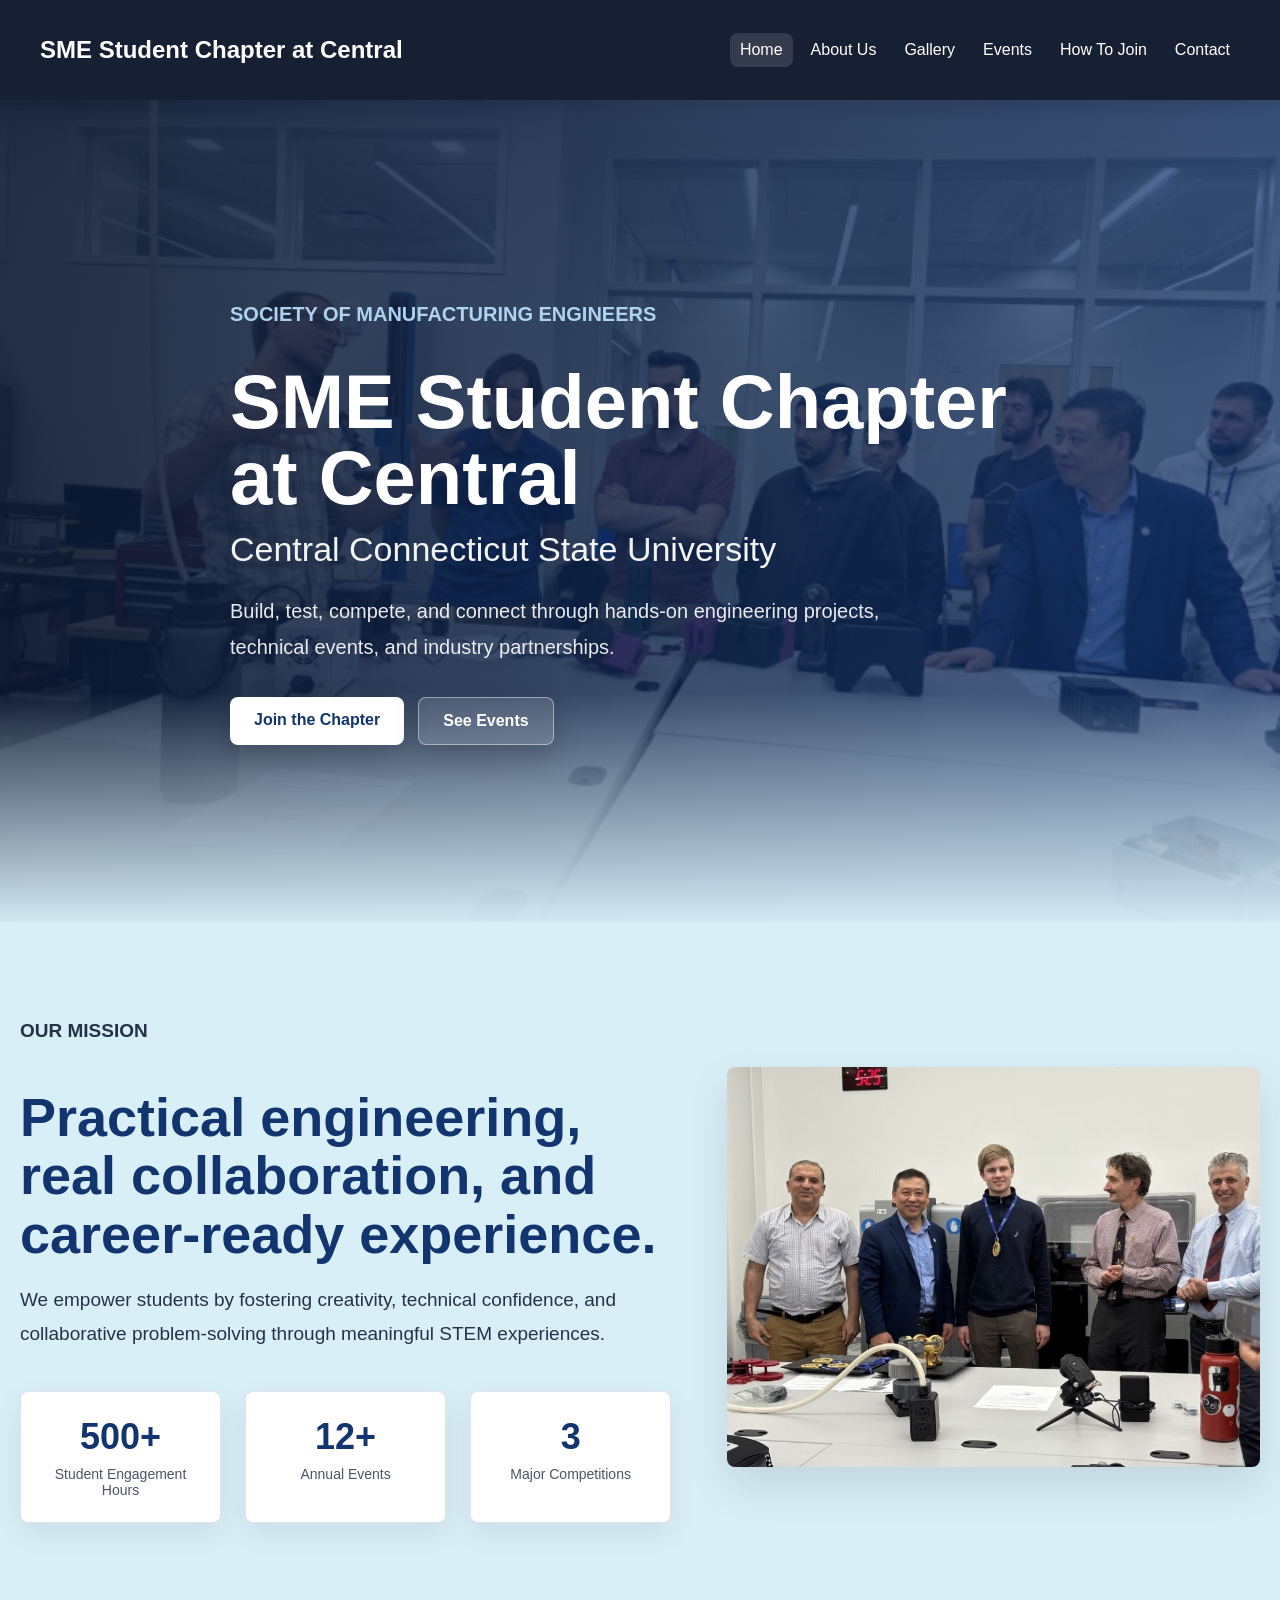
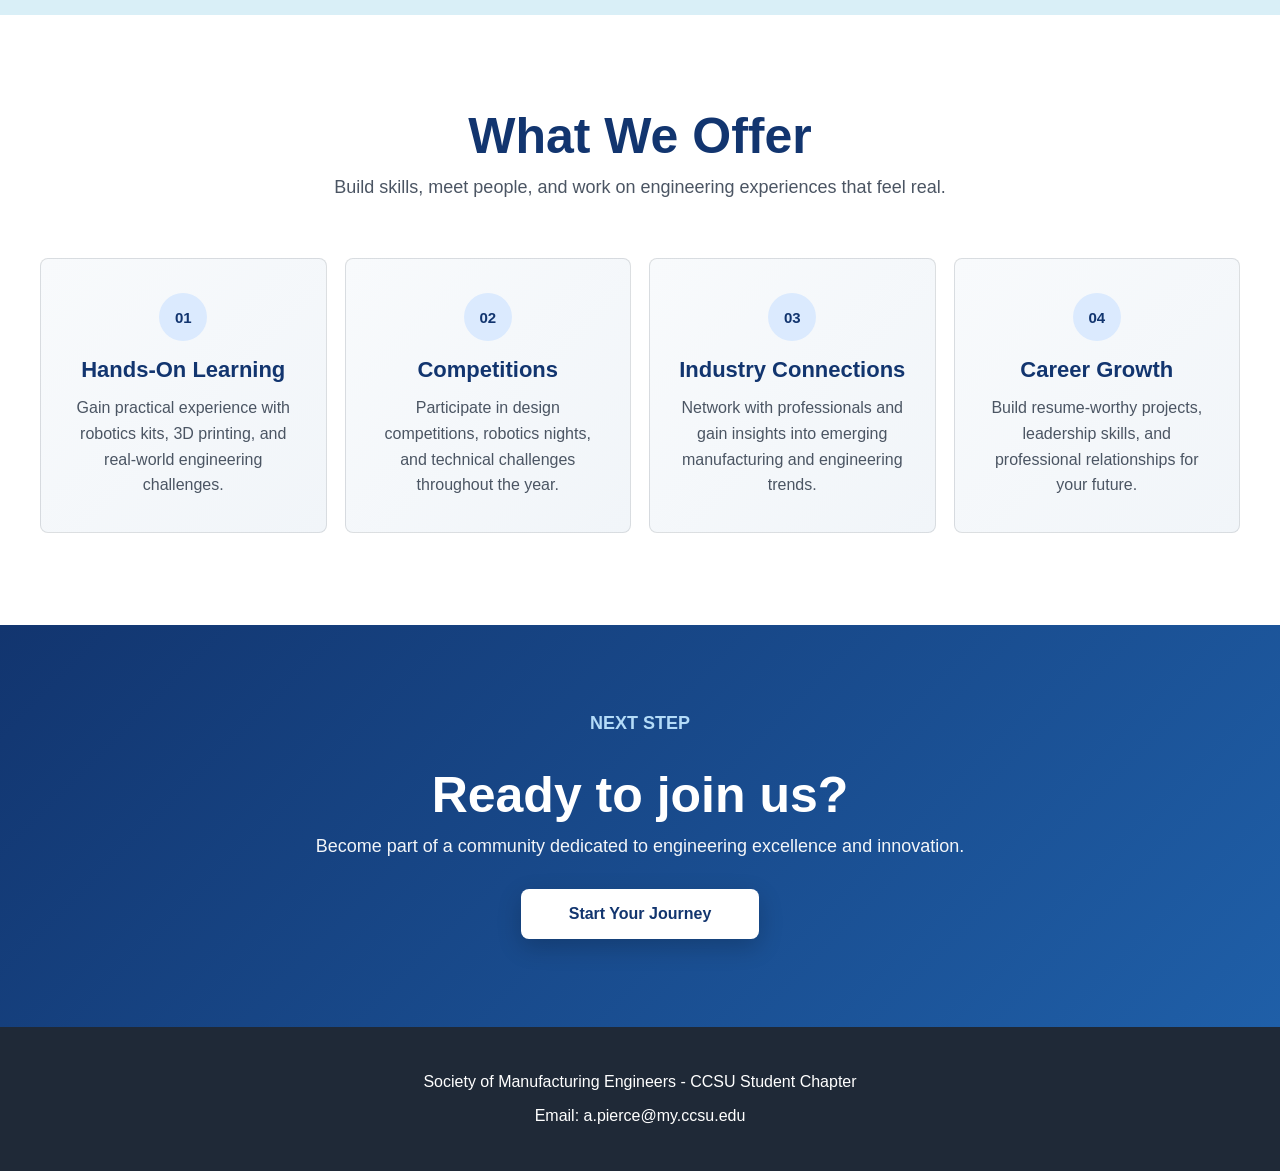
<file: index.html>
<!DOCTYPE html>
<html lang="en">

<head>
    <meta charset="UTF-8">
    <meta name="viewport" content="width=device-width, initial-scale=1.0">
    <title>Engineering Club</title>

    <link rel="icon" type="image/png" href="images/favicon.png">
    <link rel="stylesheet" href="style.css">
</head>

<body>

    <nav>
        <h1><a href="index.html">SME Student Chapter at Central</a></h1>

        <ul>
            <li><a href="index.html" class="active">Home</a></li>
            <li><a href="about.html">About Us</a></li>
            <li><a href="gallery.html">Gallery</a></li>
            <li><a href="events.html">Events</a></li>
            <li><a href="how-to-join.html">How To Join</a></li>
            <li><a href="contact.html">Contact</a></li>
        </ul>
    </nav>

    <main id="mainPage">

        <section class="hero">
            <div class="hero-content">
                <p class="eyebrow">Society of Manufacturing Engineers</p>
                <h1>SME Student Chapter at Central</h1>
                <h2>Central Connecticut State University</h2>
                <p>Build, test, compete, and connect through hands-on engineering projects, technical events, and industry partnerships.</p>
                <div class="hero-actions">
                    <a href="how-to-join.html" class="heroBtn">Join the Chapter</a>
                    <a href="events.html" class="heroBtn secondary">See Events</a>
                </div>
            </div>
        </section>

        <section class="mission">
            <div class="mission-grid">
                <div class="mission-content">
                    <p class="eyebrow">Our Mission</p>
                    <h2>Practical engineering, real collaboration, and career-ready experience.</h2>
                    <p>We empower students by fostering creativity, technical confidence, and collaborative problem-solving through meaningful STEM experiences.</p>
                    <div class="mission-highlights">
                        <div class="highlight-item">
                            <div class="highlight-number">500+</div>
                            <p>Student Engagement Hours</p>
                        </div>
                        <div class="highlight-item">
                            <div class="highlight-number">12+</div>
                            <p>Annual Events</p>
                        </div>
                        <div class="highlight-item">
                            <div class="highlight-number">3</div>
                            <p>Major Competitions</p>
                        </div>
                    </div>
                </div>
                <div class="mission-image">
                    <img src="images/Gallery22.jpg" alt="Engineering Club members collaborating">
                </div>
            </div>
        </section>

        <section class="highlights">
            <h2>What We Offer</h2>
            <p>Build skills, meet people, and work on engineering experiences that feel real.</p>
            <div class="highlights-grid">
                <div class="highlight-card-wrapper">
                    <div class="highlight-card">
                        <div class="highlight-icon" aria-hidden="true">01</div>
                        <h3>Hands-On Learning</h3>
                        <p>Gain practical experience with robotics kits, 3D printing, and real-world engineering challenges.</p>
                    </div>
                </div>

                <div class="highlight-card-wrapper">
                    <div class="highlight-card">
                        <div class="highlight-icon" aria-hidden="true">02</div>
                        <h3>Competitions</h3>
                        <p>Participate in design competitions, robotics nights, and technical challenges throughout the year.</p>
                    </div>
                </div>

                <div class="highlight-card-wrapper">
                    <div class="highlight-card">
                        <div class="highlight-icon" aria-hidden="true">03</div>
                        <h3>Industry Connections</h3>
                        <p>Network with professionals and gain insights into emerging manufacturing and engineering trends.</p>
                    </div>
                </div>

                <div class="highlight-card-special-wrapper">
                    <div class="highlight-card-special">
                        <div class="highlight-icon" aria-hidden="true">04</div>
                        <h3>Career Growth</h3>
                        <p>Build resume-worthy projects, leadership skills, and professional relationships for your future.</p>
                    </div>
                </div>
            </div>
        </section>

        <section class="cta-section">
            <p class="eyebrow">Next Step</p>
            <h2>Ready to join us?</h2>
            <p>Become part of a community dedicated to engineering excellence and innovation.</p>
            <a href="how-to-join.html" class="cta-btn">Start Your Journey</a>
        </section>

    </main>

    <footer>
        <p>Society of Manufacturing Engineers - CCSU Student Chapter</p>
        <p>Email: a.pierce@my.ccsu.edu</p>
    </footer>

    <script src="script.js"></script>

</body>

</html>
</file>
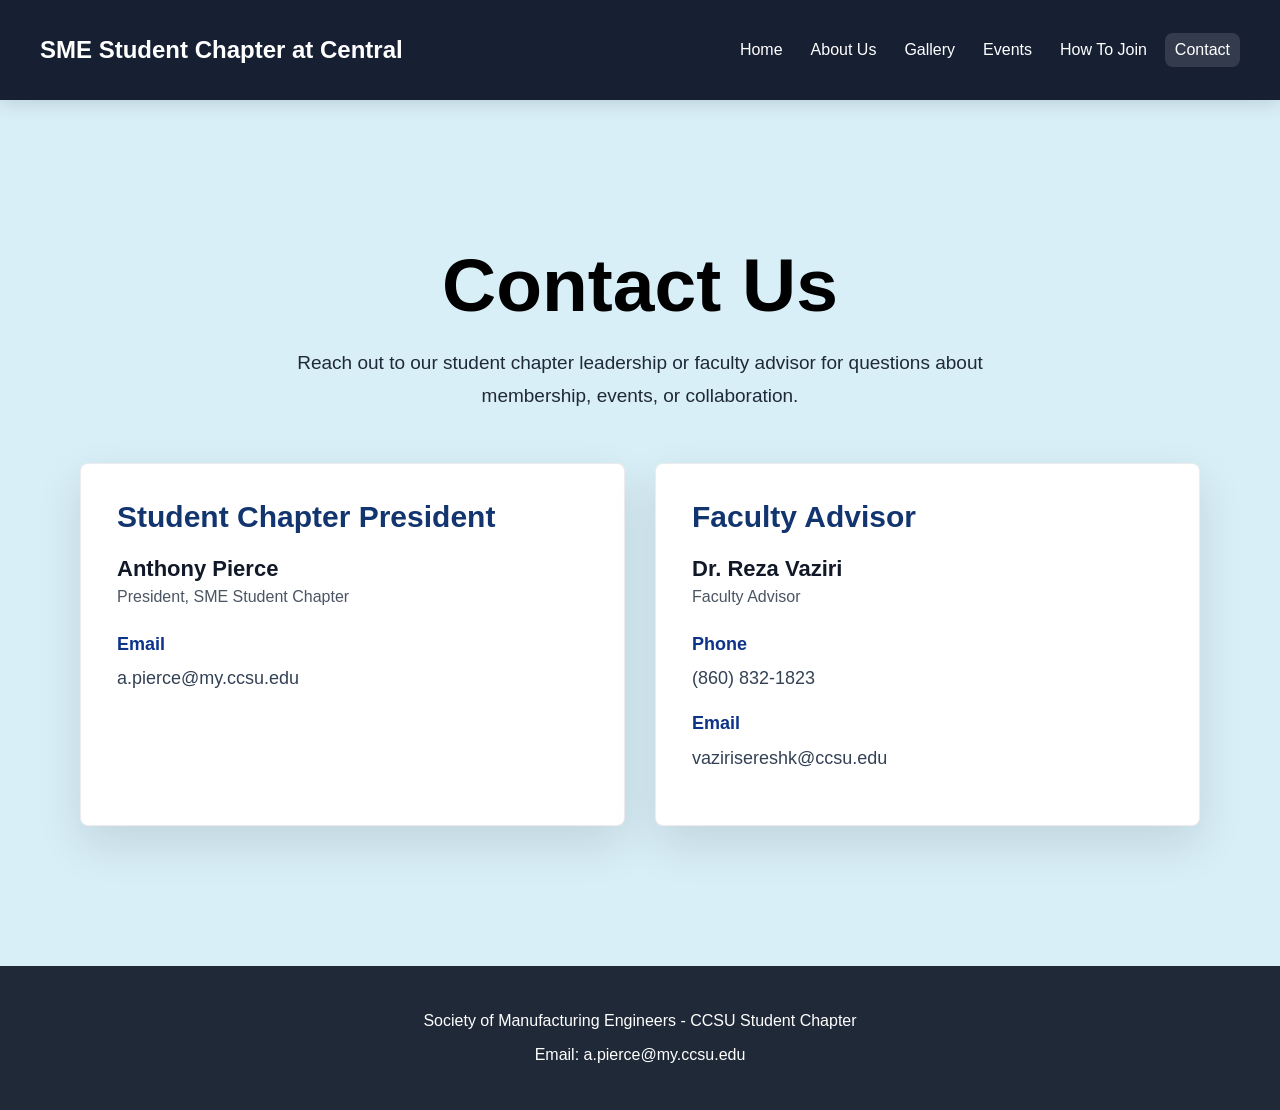
<file: contact.html>
<!DOCTYPE html>
<html lang="en">

<head>
    <meta charset="UTF-8">
    <meta name="viewport" content="width=device-width, initial-scale=1.0">
    <title>Engineering Club</title>

    <link rel="icon" type="image/png" href="images/favicon.png">
    <link rel="stylesheet" href="style.css">
</head>

<body>

    <nav>
        <h1><a href="index.html">SME Student Chapter at Central</a></h1>

        <ul>
            <li><a href="index.html">Home</a></li>
            <li><a href="about.html">About Us</a></li>
            <li><a href="gallery.html">Gallery</a></li>
            <li><a href="events.html">Events</a></li>
            <li><a href="how-to-join.html">How To Join</a></li>
            <li><a href="contact.html" class="active">Contact</a></li>
        </ul>
    </nav>

    <section class="contact">
        <div class="contact-header">
            <h1>Contact Us</h1>
            <p>Reach out to our student chapter leadership or faculty advisor for questions about membership, events, or collaboration.</p>
        </div>

        <div class="contact-grid">
            <div class="contact-card">
                <h2>Student Chapter President</h2>
                <p class="contact-name">Anthony Pierce</p>
                <p class="contact-role">President, SME Student Chapter</p>
                <div class="contact-details">
                    <p><span class="contact-label">Email</span>a.pierce@my.ccsu.edu</p>
                </div>
            </div>

            <div class="contact-card">
                <h2>Faculty Advisor</h2>
                <p class="contact-name">Dr. Reza Vaziri</p>
                <p class="contact-role">Faculty Advisor</p>
                <div class="contact-details">
                    <p><span class="contact-label">Phone</span>(860) 832-1823</p>
                    <p><span class="contact-label">Email</span>vazirisereshk@ccsu.edu</p>
                </div>
            </div>
        </div>
    </section>

    <footer>
    <p>Society of Manufacturing Engineers - CCSU Student Chapter</p>
    <p>Email: a.pierce@my.ccsu.edu</p>
    </footer>

    <script src="script.js"></script>

</body>

</html>
</file>
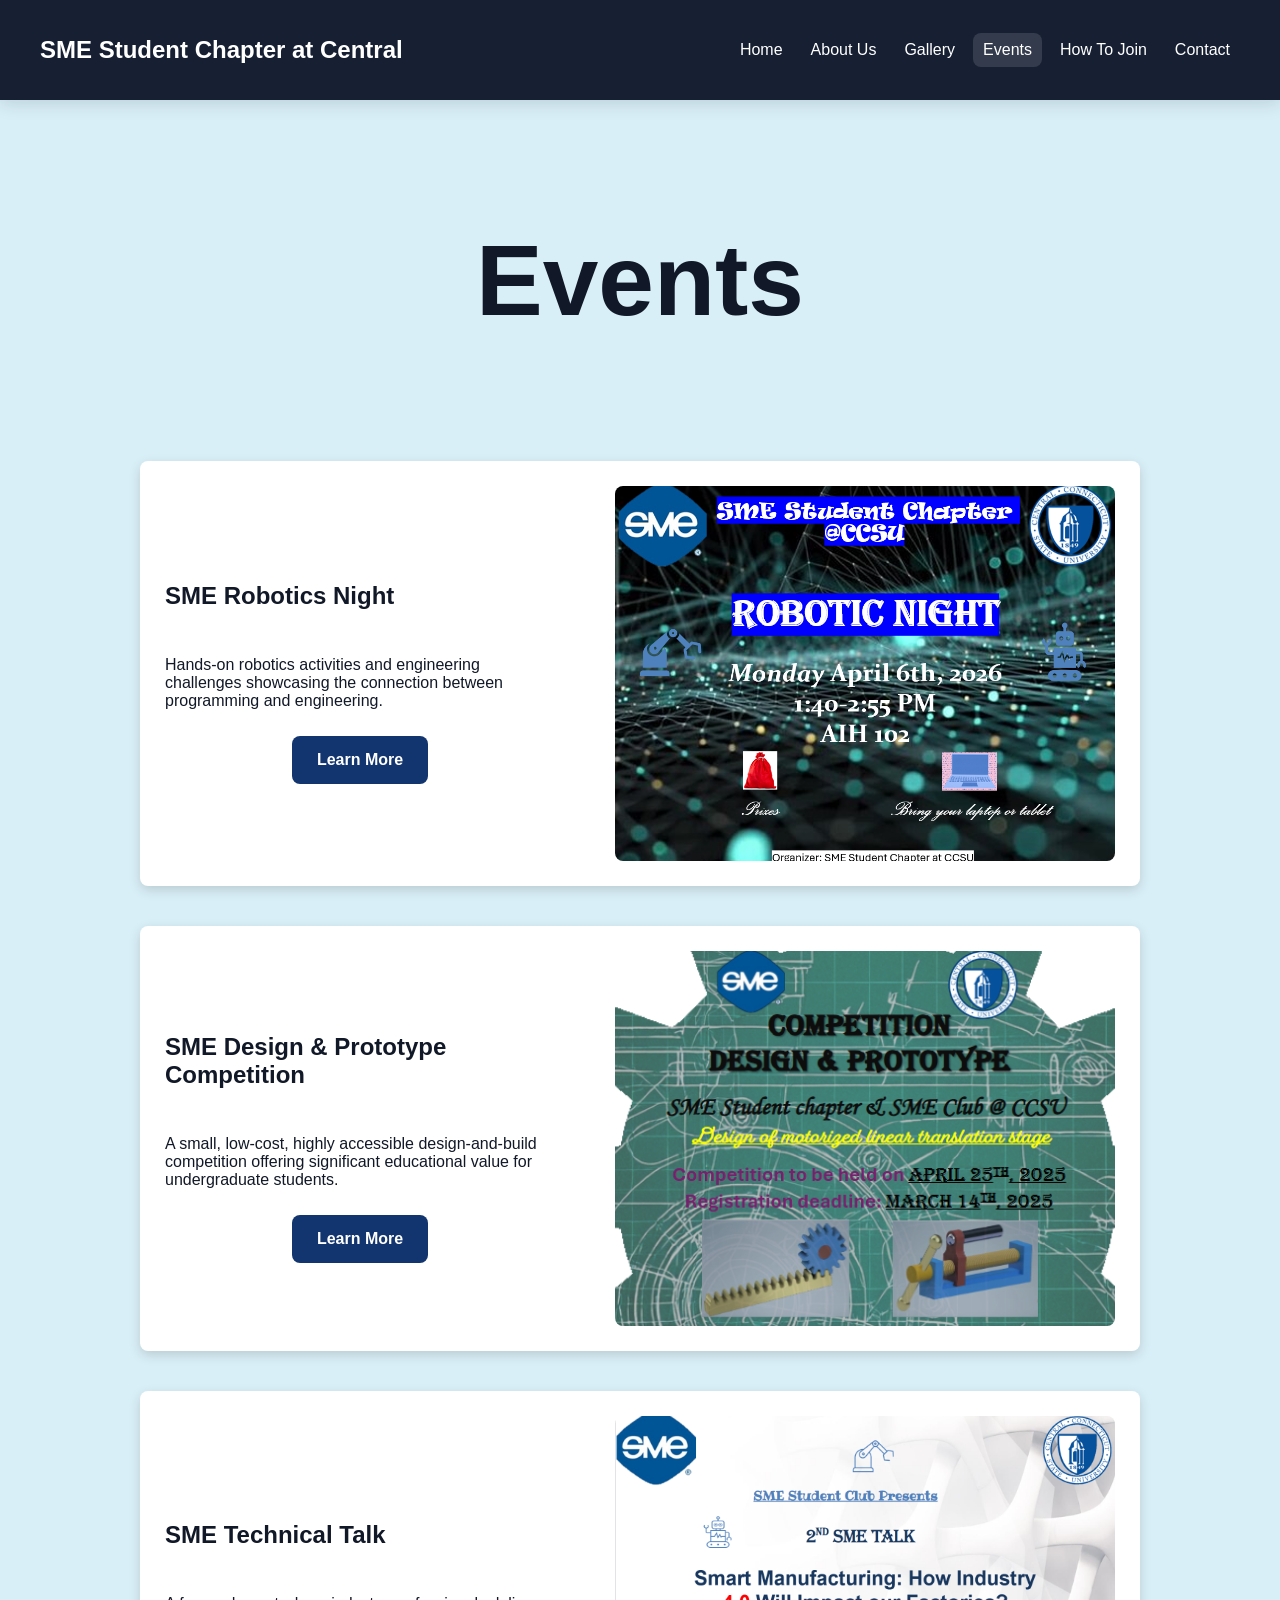
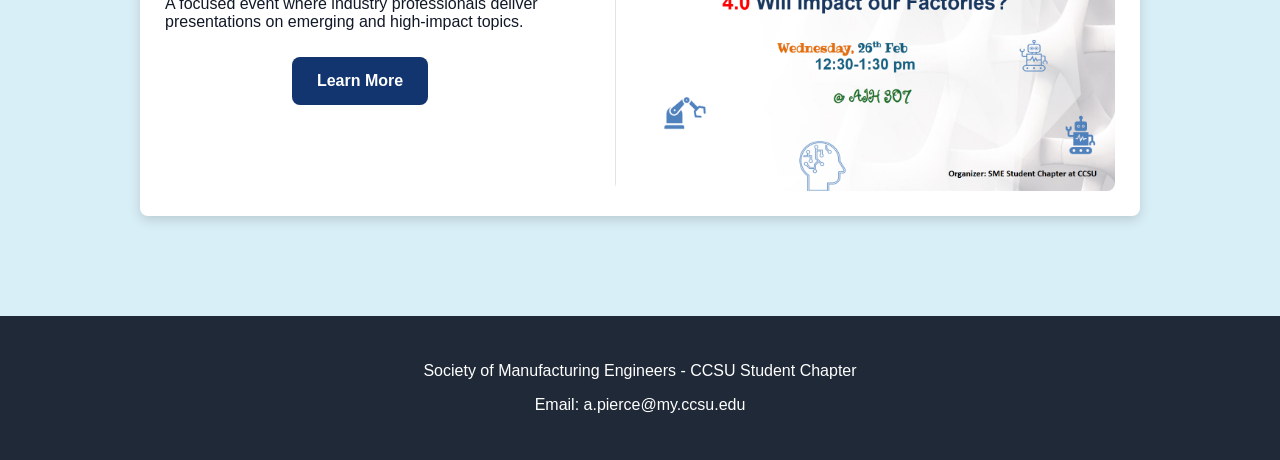
<file: events.html>
<!DOCTYPE html>
<html lang="en">

<head>
    <meta charset="UTF-8">
    <meta name="viewport" content="width=device-width, initial-scale=1.0">
    <title>Engineering Club</title>

    <link rel="icon" type="image/png" href="images/favicon.png">
    <link rel="stylesheet" href="style.css">
</head>

<body>

    <nav>
        <h1><a href="index.html">SME Student Chapter at Central</a></h1>

        <ul>
            <li><a href="index.html">Home</a></li>
            <li><a href="about.html">About Us</a></li>
            <li><a href="gallery.html">Gallery</a></li>
            <li><a href="events.html" class="active">Events</a></li>
            <li><a href="how-to-join.html">How To Join</a></li>
            <li><a href="contact.html">Contact</a></li>
        </ul>
    </nav>

    <section class="eventCards">
        <h1>Events</h1>

        <div class="eventCard-wrapper">
            <div class="eventCard">
                <div class="eventInfo">
                    <h2>SME Robotics Night</h2>
                    <p>Hands-on robotics activities and engineering challenges showcasing the connection between programming and engineering.</p>
                    <a href="robotics-night.html">Learn More</a>
                </div>

                <img src="images/robni.png" alt="Students participating in SME Robotics Night">
            </div>
        </div>

        <div class="eventCard-wrapper">
            <div class="eventCard">
                <div class="eventInfo">
                    <h2>SME Design & Prototype Competition</h2>
                    <p>A small, low-cost, highly accessible design-and-build competition offering significant educational value for undergraduate students.</p>
                    <a href="design-prototype-comp.html">Learn More</a>
                </div>

                <img src="images/design.png" alt="Design and prototype competition project">
            </div>
        </div>

        <div class="eventCard-wrapper">
            <div class="eventCard">
                <div class="eventInfo">
                    <h2>SME Technical Talk</h2>
                    <p>A focused event where industry professionals deliver presentations on emerging and high-impact topics.</p>
                    <a href="SME-tech-talk.html">Learn More</a>
                </div>

                <img src="images/SMEtechTalk.png" alt="SME technical talk presentation">
            </div>
        </div>
    </section>

    <footer>
        <p>Society of Manufacturing Engineers - CCSU Student Chapter</p>
        <p>Email: a.pierce@my.ccsu.edu</p>
    </footer>

    <script src="script.js"></script>
</body>

</html>
</file>
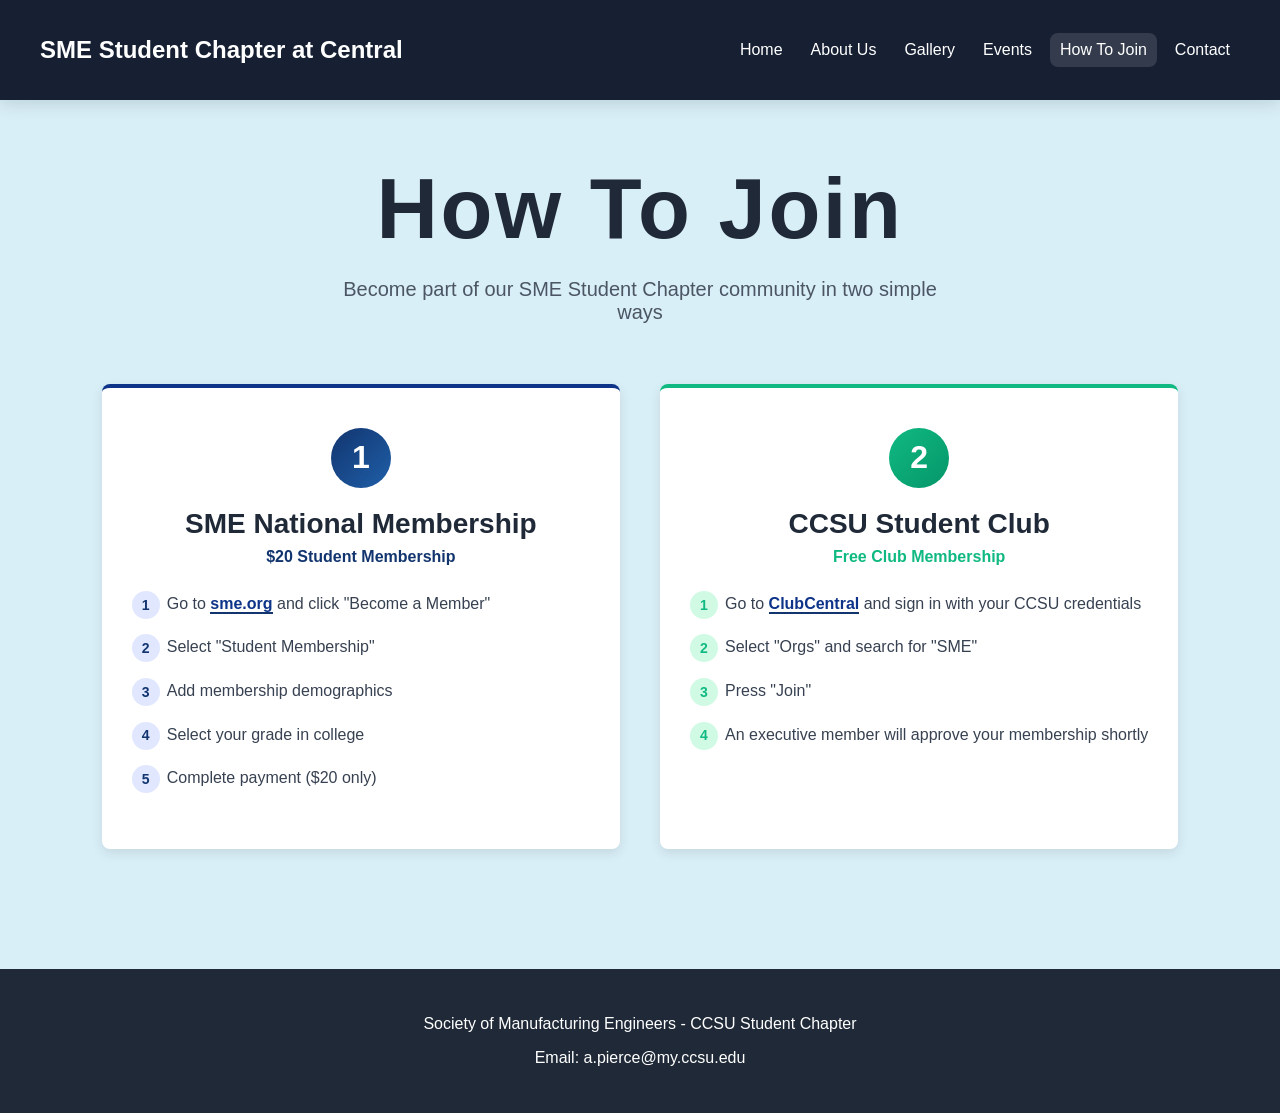
<file: how-to-join.html>
<!DOCTYPE html>
<html lang="en">

<head>
    <meta charset="UTF-8">
    <meta name="viewport" content="width=device-width, initial-scale=1.0">
    <title>Engineering Club</title>

    <link rel="icon" type="image/png" href="images/favicon.png">
    <link rel="stylesheet" href="style.css">
</head>

<body>

    <nav>
        <h1><a href="index.html">SME Student Chapter at Central</a></h1>

        <ul>
            <li><a href="index.html">Home</a></li>
            <li><a href="about.html">About Us</a></li>
            <li><a href="gallery.html">Gallery</a></li>
            <li><a href="events.html">Events</a></li>
            <li><a href="how-to-join.html" class="active">How To Join</a></li>
            <li><a href="contact.html">Contact</a></li>
        </ul>
    </nav>

    <section class="howToJoin">
        <h1>How To Join</h1>
        <p class="intro">Become part of our SME Student Chapter community in two simple ways</p>

        <div class="joinStepsContainer">
            <div class="joinCard-wrapper">
            <div class="joinCard smeCard">
                <div class="cardIcon">
                    <span class="iconNumber">1</span>
                </div>
                <h2>SME National Membership</h2>
                <p class="cardSubtitle">$20 Student Membership</p>
                <ol class="joinList">
                    <li>Go to <a href="https://www.sme.org" target="_blank" class="smeLink">sme.org</a> and click "Become a Member"</li>
                    <li>Select "Student Membership"</li>
                    <li>Add membership demographics</li>
                    <li>Select your grade in college</li>
                    <li>Complete payment ($20 only)</li>
                </ol>
            </div>
            </div>
            
             <div class="joinCard-wrapper"> 
            <div class="joinCard clubCard">
                <div class="cardIcon">
                    <span class="iconNumber">2</span>
                </div>
                <h2>CCSU Student Club</h2>
                <p class="cardSubtitle">Free Club Membership</p>
                <ol class="joinList">
                    <li>Go to <a href="https://clubcentral.ccsu.edu/" target="_blank" class="smeLink">ClubCentral</a> and sign in with your CCSU credentials</li>
                    <li>Select "Orgs" and search for "SME"</li>
                    <li>Press "Join"</li>
                    <li>An executive member will approve your membership shortly</li>
                </ol>
            </div>
        </div>
    </div>
    </section>

    <footer>
    <p>Society of Manufacturing Engineers - CCSU Student Chapter</p>
    <p>Email: a.pierce@my.ccsu.edu</p>
    </footer>

    <script src="script.js"></script>

</body>

</html>
</file>
<file: style.css>
:root {
    --ink: #111827;
    --muted: #4b5563;
    --navy: #12356f;
    --blue: #1f5fa8;
    --sky: #d9eff7;
    --panel: #ffffff;
    --line: rgba(17, 24, 39, 0.12);
    --shadow: 0 18px 42px rgba(17, 24, 39, 0.12);
    --radius: 8px;
}

* {
    box-sizing: border-box;
}

html {
    scroll-behavior: smooth;
}

body {
    margin: 0;
    font-family: Arial, Helvetica, sans-serif;
    color: var(--ink);
    background-color: var(--sky);
}

/* NAVBAR */

nav {
    background-color: #172033;
    color: white;

    display: flex;
    justify-content: space-between;
    align-items: center;
    gap: 24px;

    padding: 16px 40px;
    position: sticky;
    top: 0;
    z-index: 100;
    box-shadow: 0 2px 18px rgba(15, 23, 42, 0.16);
}

nav ul {
    display: flex;
    gap: 8px;

    list-style: none;
    margin: 0;
    padding: 0;
    flex-wrap: wrap;
    justify-content: flex-end;
}

nav a { 

color: white; 
text-decoration: none;
}

nav ul a {
    display: inline-block;
    padding: 8px 10px;
    border-radius: var(--radius);
    transition: background-color 0.2s ease, color 0.2s ease;
}

nav ul a:hover,
nav ul a.active { 
    background-color: rgba(255, 255, 255, 0.12);
    text-decoration: none;
}

nav button {
    background: none;
    border: none;
    color: white;
    font-size: 16px;
    cursor: pointer;
}

nav h1 a:hover { 
text-decoration: none;
}

nav h1 a { 
    color:white;
    text-decoration: none;
}

.active { 
    text-decoration: none;
}

html, body {
    height: 100%;
}

body {
    display: flex;
    flex-direction: column;
    min-height: 100vh;

    margin: 0;
    background-color: var(--sky);
}

footer {
    margin-top: auto;
}

/* HERO SECTION */

.hero {
    min-height: calc(100vh - 78px);
    display: grid;
    align-items: center;
    text-align: left;
    padding: 110px 20px 90px;
    background:
        linear-gradient(90deg, rgba(12, 26, 53, 0.88), rgba(18, 53, 111, 0.72)),
        url("images/MainPageImg.jpg") center / cover;
    color: white;
    position: relative;
    overflow: hidden;
}

.hero::before {
    content: '';
    position: absolute;
    top: 0;
    left: 0;
    right: 0;
    bottom: 0;
    background: linear-gradient(180deg, transparent 72%, rgba(217, 239, 247, 0.96));
    pointer-events: none;
}

.hero-content {
    position: relative;
    z-index: 1;
    max-width: 820px;
    margin: 0 auto;
    width: min(1120px, 100%);
}

.hero h1 {
    font-size: clamp(42px, 7vw, 76px);
    font-weight: 800;
    margin: 0 0 14px 0;
    letter-spacing: 0;
    line-height: 1;
}

.hero h2 {
    font-size: clamp(22px, 3vw, 34px);
    font-weight: 500;
    margin: 0 0 24px 0;
    opacity: 0.95;
}

.hero p {
    font-size: 20px;
    line-height: 1.8;
    margin: 0 0 32px 0;
    opacity: 0.9;
    max-width: 680px;
}

.eyebrow {
    margin: 0 0 12px 0;
    color: var(--blue);
    font-size: 13px;
    font-weight: 800;
    letter-spacing: 0;
    text-transform: uppercase;
}

.hero .eyebrow,
.cta-section .eyebrow {
    color: #bde4ff;
}

.hero-actions {
    display: flex;
    gap: 14px;
    flex-wrap: wrap;
}

.heroBtn {
    display: inline-block;
    padding: 14px 24px;
    background-color: white;
    color: var(--navy);
    text-decoration: none;
    border-radius: var(--radius);
    font-size: 16px;
    font-weight: 700;
    cursor: pointer;
    transition: transform 0.25s ease, box-shadow 0.25s ease, background-color 0.25s ease;
    box-shadow: 0 10px 28px rgba(0, 0, 0, 0.2);
}

.heroBtn.secondary {
    background-color: rgba(255, 255, 255, 0.12);
    color: white;
    border: 1px solid rgba(255, 255, 255, 0.44);
}

.heroBtn:hover {
    transform: translateY(-2px);
    box-shadow: 0 14px 34px rgba(0, 0, 0, 0.28);
}

/* MISSION SECTION */

.mission {
    padding: 92px 20px;
    background-color: var(--sky);
}

.mission-grid {
    display: grid;
    grid-template-columns: 1.1fr 0.9fr;
    gap: 56px;
    max-width: 1250px;
    margin: 0 auto;
    align-items: center;
}

.mission-content h2 {
    font-size: clamp(34px, 5vw, 54px);
    margin: 0 0 20px 0;
    color: var(--navy);
    font-weight: 700;
    line-height: 1.08;
}

.mission-content > p {
    font-size: 19px;
    line-height: 1.8;
    color: #243247;
    margin: 0 0 40px 0;
    max-width: 600px;
}

.mission-highlights {
    display: grid;
    grid-template-columns: repeat(3, 1fr);
    gap: 24px;
    margin-top: 40px;
}

.highlight-item {
    background: var(--panel);
    border-radius: var(--radius);
    padding: 24px;
    text-align: center;
    box-shadow: 0 10px 28px rgba(15, 23, 42, 0.08);
    border: 1px solid var(--line);
}

.highlight-number {
    font-size: 36px;
    font-weight: 800;
    color: var(--navy);
    display: block;
    margin-bottom: 8px;
}

.highlight-item p {
    font-size: 14px;
    color: var(--muted);
    margin: 0;
}

.mission-image img {
    width: 100%;
    border-radius: var(--radius);
    box-shadow: var(--shadow);
    object-fit: cover;
}

@media (max-width: 1024px) {
    .mission-grid {
        grid-template-columns: 1fr;
    }

    .mission-highlights {
        grid-template-columns: repeat(3, 1fr);
    }
}

@media (max-width: 640px) {
    .mission-highlights {
        grid-template-columns: 1fr;
    }
}

/* HIGHLIGHTS SECTION */

.highlights {
    padding: 92px 20px;
    background-color: white;
    text-align: center;
}

.highlights h2 {
    font-size: clamp(34px, 5vw, 50px);
    color: var(--navy);
    margin: 0 0 12px 0;
    font-weight: 700;
}

.highlights > p {
    font-size: 18px;
    color: var(--muted);
    margin: 0 0 60px 0;
}

.highlights-grid {
    display: grid;
    grid-template-columns: repeat(4, minmax(0, 1fr));
    gap: 18px;
    max-width: 1200px;
    margin: 0 auto;
}

.highlight-card-wrapper,
.highlight-card-special-wrapper {
    background: linear-gradient(135deg, #f8fafc 0%, #f1f5f9 100%);
    border-radius: var(--radius);
    padding: 34px 24px;
    text-align: center;
    border: 1px solid var(--line);
    transition: transform 0.25s ease, box-shadow 0.25s ease, background-color 0.25s ease;
    height: 100%;
}

.highlight-card-wrapper:hover,
.highlight-card-special-wrapper:hover {
    transform: translateY(-6px);
    box-shadow: var(--shadow);
    background: white;
}

.highlight-icon {
    width: 48px;
    height: 48px;
    display: inline-flex;
    align-items: center;
    justify-content: center;
    margin-bottom: 16px;
    border-radius: 50%;
    background-color: #dbeafe;
    color: var(--navy);
    font-size: 15px;
    font-weight: 800;
}

.highlight-card h3,
.highlight-card-special h3 {
    font-size: 22px;
    color: var(--navy);
    margin: 0 0 12px 0;
    font-weight: 700;
}

.highlight-card p,
.highlight-card-special p {
    font-size: 16px;
    color: var(--muted);
    line-height: 1.6;
    margin: 0;
}

/* CTA SECTION */

.cta-section {
    margin-top: 0;
    padding: 88px 20px;
    background: linear-gradient(135deg, var(--navy) 0%, var(--blue) 100%);
    color: white;
    text-align: center;
    margin-bottom: -60px;
}

.cta-section h2 {
    font-size: clamp(34px, 5vw, 50px);
    margin: 0 0 12px 0;
    font-weight: 700;
}

.cta-section p {
    font-size: 18px;
    margin: 0 0 32px 0;
    opacity: 0.95;
}

.cta-btn {
    display: inline-block;
    padding: 16px 48px;
    background-color: white;
    color: var(--navy);
    text-decoration: none;
    border-radius: var(--radius);
    font-size: 16px;
    font-weight: 700;
    cursor: pointer;
    transition: transform 0.25s ease, box-shadow 0.25s ease, background-color 0.25s ease;
    box-shadow: 0 8px 24px rgba(0, 0, 0, 0.2);
}

.cta-btn:hover {
    transform: translateY(-2px);
    box-shadow: 0 12px 32px rgba(0, 0, 0, 0.3);
}

.about {
    padding: 80px 20px;
    background-color: var(--sky);
}

.about-header {
    max-width: 860px;
    margin: 0 auto 40px auto;
    text-align: center;
}

.about h1 {
    font-size: 72px;
    margin-bottom: 18px;
    color: var(--navy);
}

.about-header p {
    max-width: 720px;
    margin: 0 auto;
    font-size: 19px;
    line-height: 1.7;
    color: #1f2937;
}

.about-grid {
    display: grid;
    grid-template-columns: 1.15fr 0.85fr;
    gap: 40px;
    max-width: 1150px;
    margin: 0 auto;
    align-items: center;
}

.about-copy p {
    margin: 0 0 24px 0;
    font-size: 18px;
    line-height: 1.75;
    color: #334155;
}

.about-copy {
    background-color: #ffffff;
    border-radius: var(--radius);
    padding: 36px 32px;
    box-shadow: 0 12px 40px rgba(15, 23, 42, 0.1);
    border: 1px solid rgba(15, 23, 42, 0.06);
}

.about-cta {
    display: inline-block;
    margin-top: 12px;
    background-color: var(--navy);
    color: white;
    padding: 14px 28px;
    border-radius: var(--radius);
    text-decoration: none;
    font-weight: 600;
    transition: background-color 0.25s ease;
}

.about-cta:hover {
    background-color: #779ff5;
}

.about-media img {
    width: 100%;
    border-radius: var(--radius);
    box-shadow: 0 24px 60px rgba(15, 23, 42, 0.14);
    display: block;
}

@media (max-width: 900px) {
    .about-grid {
        grid-template-columns: 1fr;
    }

    .about-header,
    .about-copy,
    .about-media {
        text-align: center;
    }

    .about-copy p {
        margin-left: auto;
        margin-right: auto;
    }
}

.gallery {
    text-align: center;
    padding: 70px 20px;
    background-color: var(--sky);
}

.gallery h1 {
    font-size: 85px;
    margin-bottom: 1rem;
    color: #1f2937;
    letter-spacing: 0.03em;
}

.gallery-grid {
    display: grid;
    grid-template-columns: repeat(auto-fit, minmax(260px, 1fr));
    gap: 50px;
    max-width: 1180px;
    margin: 0 auto;
    padding: 20px 0;
}

.gallery img {
    width: 100%;
    height: 240px;
    object-fit: contain;
    object-position: center;
    background-color: #ffffff;
    border-radius: var(--radius);
    padding: 14px;
    border: 1px solid rgba(15, 23, 42, 0.08);
    box-shadow: 0 10px 24px rgba(15, 23, 42, 0.08);
    display: block;
    transition: transform 0.25s ease, box-shadow 0.25s ease;
    cursor: pointer;
}

.gallery img:hover {
    transform: translateY(-3px) scale(1.02);
    box-shadow: 0 18px 38px rgba(15, 23, 42, 0.14);
}

.gallery p {
    max-width: 800px;
    margin: 0 auto;
    font-size: 18px;
    line-height: 1.6;
}

.galleryImg-wrapper {
    transition: transform 0.25s ease;
}
.galleryImg-wrapper:hover {
    transform: translateY(-3px) scale(1.02);
}

.eventCards {
    display: flex;
    flex-direction: column;
    gap: 40px;
    padding: 40px 20px;
    background-color: var(--sky);
}

.eventCards h1{ 
    font-size: 100px;
    text-align: center;
}

.eventCard {
    display: flex;
    align-items: center;
    justify-content: space-between;

    max-width: 1000px;
    margin: 0 auto;

    padding: 25px;

    background-color: #ffffff;
    border-radius: var(--radius);

    box-shadow: 0 4px 12px rgba(0,0,0,0.15);
       gap: 60px;

    transition: transform 0.25s ease, box-shadow 0.25s ease;
}

.eventCard-wrapper {
    transition: transform 0.3s ease;
    width: fit-content;
    margin: 0 auto;
}

.eventCard-wrapper {
    transition: transform 0.3s ease;
}
.eventCard-wrapper:hover {
    transform: translateY(-8px);
}

.eventInfo {
    display: flex;
    flex-direction: column;
    gap: 10px;

    max-width: 600px;

    text-align: left;
}

.eventCard a {
    display: inline-block;
    align-self: center;
    background-color: var(--navy);
    color: white;
    padding: 15px 25px;
    border-radius: var(--radius);
    width: fit-content;
    text-decoration: none;
    font-weight: 700;
    transition: background-color 0.25s ease, transform 0.25s ease;
}

.eventCard:hover {
    transform: translateY(-5px);
    box-shadow: 0 18px 38px rgba(15, 23, 42, 0.14);
}

.eventCard a:hover {
    background-color: #779ff5;
    transform: translateY(-1px);
}

.eventCard img {
    width: min(42vw, 500px);
    aspect-ratio: 4 / 3;
    border-radius: var(--radius);
    object-fit: cover;
}

.howToJoin { 
    background-color: var(--sky);
    padding: 60px 20px;
    max-width: 1200px;
    margin: 0 auto;
}

.howToJoin h1 { 
    font-size: 85px;
    text-align: center;
    margin: 0 0 20px 0;
    color: #1f2937;
    letter-spacing: 0.03em;
}

.howToJoin .intro {
    text-align: center;
    font-size: 20px;
    color: #4b5563;
    margin: 0 0 60px 0;
    max-width: 600px;
    margin-left: auto;
    margin-right: auto;
}

.joinStepsContainer {
    display: grid;
    grid-template-columns: repeat(2, minmax(0, 1fr));
    gap: 40px;
    margin: 0 auto;
}

@media (max-width: 940px) {
    .joinStepsContainer {
        grid-template-columns: 1fr;
    }
}

.joinCard {
    background-color: white;
    border-radius: var(--radius);
    padding: 40px 30px;
    box-shadow: 0 4px 12px rgba(0, 0, 0, 0.1);
    transition: all 0.3s ease;
    text-align: left;
    position: relative;
    height: 100%;
    box-sizing: border-box;
}

.joinCard-wrapper {
    transition: transform 0.3s ease, box-shadow 0.3s ease;
}

.joinCard-wrapper:hover {
    transform: translateY(-10px);
}

.cardIcon {
    display: flex;
    justify-content: center;
    margin-bottom: 20px;
}

.iconNumber {
    display: flex;
    align-items: center;
    justify-content: center;
    width: 60px;
    height: 60px;
    background: linear-gradient(135deg, var(--navy) 0%, var(--blue) 100%);
    color: white;
    border-radius: 50%;
    font-size: 32px;
    font-weight: bold;
}

.joinCard h2 {
    font-size: 28px;
    margin: 0 0 8px 0;
    color: #1f2937;
    text-align: center;
}

.cardSubtitle {
    text-align: center;
    color: var(--navy);
    font-weight: 600;
    margin: 0 0 25px 0;
    font-size: 16px;
}

.joinList {
    list-style: none;
    padding: 0;
    margin: 0;
    counter-reset: step-counter;
}

.joinList li {
    counter-increment: step-counter;
    margin-bottom: 18px;
    padding-left: 35px;
    position: relative;
    font-size: 16px;
    line-height: 1.6;
    color: #374151;
}

.joinList li:before {
    content: counter(step-counter);
    position: absolute;
    left: 0;
    top: 0;
    display: flex;
    align-items: center;
    justify-content: center;
    width: 28px;
    height: 28px;
    background-color: #e0e7ff;
    color: var(--navy);
    border-radius: 50%;
    font-weight: 600;
    font-size: 14px;
}

.joinCard:hover .joinList li:before {
    background-color: #0d3488;
    color: white;
}

.smeCard {
    border-top: 4px solid #0d3488;
}

.clubCard {
    border-top: 4px solid #10b981;
}

.clubCard .cardIcon .iconNumber {
    background: linear-gradient(135deg, #10b981 0%, #059669 100%);
}

.clubCard .cardSubtitle {
    color: #10b981;
}

.clubCard .joinList li:before {
    background-color: #d1fae5;
    color: #10b981;
}

.clubCard:hover .joinList li:before {
    background-color: #10b981;
    color: white;
}

.smeLink {
    color: #0d3488;
    text-decoration: none;
    font-weight: 600;
    border-bottom: 2px solid var(--navy);
    transition: all 0.2s ease;
}

.smeLink:hover {
    color: #1f5fa8;
    border-bottom-color: #1f5fa8;
}

/* SCROLL REVEAL */
.reveal,
.gallery img.reveal,
.eventCard.reveal,
.joinCard.reveal,
.about img.reveal,
.videoSection video.reveal,
.highlight-card.reveal,
.highlight-card-special.reveal,
section.reveal {
    opacity: 0;
    visibility: hidden;
    transform: translateY(48px);
    will-change: opacity, transform;
}

.reveal.visible,
.gallery img.reveal.visible,
.eventCard.reveal.visible,
.joinCard.reveal.visible,
.about img.reveal.visible,
.videoSection video.reveal.visible,
.highlight-card.reveal.visible, 
.highlight-card-special.reveal.visible,
section.reveal.visible {
    visibility: visible;
    animation: revealFade 1s ease-out forwards;
}

@keyframes revealFade {
    from {
        opacity: 0;
        transform: translateY(48px);
    }
    to {
        opacity: 1;
        transform: translateY(0);
    }
}

/* LIGHTBOX GALLERY */

.lightbox {
    display: none;
    position: fixed;
    z-index: 1000;
    left: 0;
    top: 0;
    width: 100%;
    height: 100%;
    background-color: rgba(0, 0, 0, 0.8);
    animation: fadeIn 0.3s ease;
}

.lightbox.active {
    display: flex;
    align-items: center;
    justify-content: center;
}

@keyframes fadeIn {
    from {
        opacity: 0;
    }
    to {
        opacity: 1;
    }
}

.lightbox-content {
    position: relative;
    display: flex;
    align-items: center;
    justify-content: center;
    width: 90%;
    max-width: 1000px;
    animation: slideUp 0.3s ease;
}

@keyframes slideUp {
    from {
        transform: translateY(50px);
        opacity: 0;
    }
    to {
        transform: translateY(0);
        opacity: 1;
    }
}

.lightbox-img {
    max-width: 100%;
    max-height: 80vh;
    object-fit: contain;
    border-radius: 8px;
    box-shadow: 0 10px 50px rgba(0, 0, 0, 0.3);
}

.lightbox-close {
    position: absolute;
    top: -40px;
    right: 0;
    background-color: transparent;
    border: none;
    color: white;
    font-size: 40px;
    font-weight: bold;
    cursor: pointer;
    transition: transform 0.2s ease;
}

.lightbox-close:hover {
    transform: scale(1.2);
}

.lightbox-nav {
    position: absolute;
    top: 50%;
    transform: translateY(-50%);
    background-color: rgba(255, 255, 255, 0.3);
    border: none;
    color: white;
    font-size: 32px;
    padding: 15px 20px;
    cursor: pointer;
    border-radius: 4px;
    transition: all 0.2s ease;
    user-select: none;
}

.lightbox-nav:hover {
    background-color: rgba(255, 255, 255, 0.6);
    transform: translateY(-50%) scale(1.1);
}

.lightbox-prev {
    left: 10px;
}

.lightbox-next {
    right: 10px;
}

.lightbox-counter {
    position: absolute;
    bottom: -50px;
    left: 50%;
    transform: translateX(-50%);
    color: white;
    font-size: 18px;
    font-weight: 600;
    white-space: nowrap;
}

.contact {
    padding: 80px 20px;
    background-color: var(--sky);
}

.contact-header {
    max-width: 900px;
    margin: 0 auto 50px auto;
    text-align: center;
}

.contact h1 {
    font-size: 75px;
    margin-bottom: 18px;
    color: black;
}

.contact-header p {
    max-width: 720px;
    margin: 0 auto;
    font-size: 19px;
    line-height: 1.75;
    color: #1f2937;
}

.contact-grid {
    display: grid;
    grid-template-columns: repeat(2, minmax(0, 1fr));
    gap: 30px;
    max-width: 1120px;
    margin: 0 auto;
}

.contact-card {
    background-color: #ffffff;
    border-radius: var(--radius);
    padding: 36px;
    box-shadow: 0 18px 45px rgba(15, 23, 42, 0.12);
    border: 1px solid rgba(15, 23, 42, 0.08);
}

.contact-card h2 {
    margin-top: 0;
    margin-bottom: 18px;
    font-size: 30px;
    color: var(--navy);
}

.contact-name {
    font-size: 22px;
    font-weight: 700;
    margin-bottom: 6px;
    color: #111827;
}

.contact-role {
    margin: 0 0 24px 0;
    color: #4b5563;
    font-size: 16px;
}

.contact-details p {
    margin: 0 0 16px 0;
    color: #334155;
    font-size: 18px;
    line-height: 1.6;
}

.contact-label {
    display: block;
    font-weight: 700;
    color: #0d3488;
    margin-bottom: 6px;
}

@media (max-width: 900px) {
    .contact-grid {
        grid-template-columns: 1fr;
    }
}

.event-detail {
    padding: 80px 20px;
    background-color: var(--sky);
}

.event-detail h1 {
    font-size: 64px;
    margin-bottom: 40px;
    color: var(--navy);
    text-align: center;
    font-weight: 700;
}

.event-detail-intro {
    max-width: 900px;
    margin: 0 auto 50px auto;
    background-color: #ffffff;
    border-radius: var(--radius);
    padding: 36px 32px;
    box-shadow: 0 12px 40px rgba(15, 23, 42, 0.1);
    border: 1px solid rgba(15, 23, 42, 0.06);
}

.event-detail-intro p {
    margin: 0 0 20px 0;
    font-size: 18px;
    line-height: 1.8;
    color: #334155;
}

.event-detail-intro p:last-child {
    margin-bottom: 0;
}

.event-images {
    max-width: 1100px;
    margin: 0 auto 50px auto;
    display: grid;
    grid-template-columns: repeat(auto-fit, minmax(300px, 1fr));
    gap: 28px;
}

.event-images img {
    width: 100%;
    aspect-ratio: 4 / 3;
    border-radius: var(--radius);
    box-shadow: 0 12px 32px rgba(15, 23, 42, 0.12);
    object-fit: cover;
    object-position: center top;
    transition: transform 0.3s ease, box-shadow 0.3s ease;
    cursor: pointer;
}

.event-images img:hover {
    transform: translateY(-4px) scale(1.02);
    box-shadow: 0 18px 48px rgba(15, 23, 42, 0.18);
}

.event-back-btn {
    display: block;
    width: fit-content;
    margin: 30px auto 0 auto;
    background-color: var(--navy);
    color: white;
    padding: 14px 28px;
    border-radius: var(--radius);
    text-decoration: none;
    font-weight: 600;
    transition: background-color 0.25s ease;
}

.event-back-btn:hover {
    background-color: #779ff5;
}

.videoSection {
    text-align: center;
    padding: 60px 20px;
    display: flex;
    flex-direction: column;
}

.videoSection h1 { 
    font-size: 75px;
}

.videoSection a {
    display: block;

    width: fit-content;

    margin: 20px auto 0 auto;

    background-color: #0d3488;
    color: white;

    padding: 15px 25px;

    text-decoration: none;
    border-radius: 8px;
}

.videoSection a:hover {
    background-color: #779ff5;
}

.boxed video,
video.boxed {
    aspect-ratio: 16 / 9;
    object-fit: contain;
    background: black;
}

.media-grid {
    display: grid;
    grid-template-columns: 1fr 1fr;
    gap: 30px;
    max-width: 1100px;
    margin: 0 auto;
    align-items: center;
}

.videoSection video,
.videoSection img {
    width: 100%;
    height: auto;
    max-width: 500px;
    display: block;
    margin: 0 auto;
    border-radius: var(--radius);
    box-shadow: 0 4px 12px rgba(0,0,0,0.2);
}

@media (max-width: 800px) {
    .media-grid {
        grid-template-columns: 1fr;
    }
}

@media (max-width: 1100px) {
    .highlights-grid {
        grid-template-columns: repeat(2, minmax(0, 1fr));
    }
}

@media (max-width: 820px) {
    nav {
        align-items: flex-start;
        flex-direction: column;
        padding: 14px 20px;
    }

    nav h1 {
        margin: 0;
        font-size: 22px;
    }

    nav ul {
        justify-content: flex-start;
    }

    .hero {
        min-height: auto;
        padding: 86px 20px 78px;
    }

    .eventCard {
        flex-direction: column-reverse;
        align-items: flex-start;
        gap: 22px;
    }

    .eventCard-wrapper {
        width: 100%;
    }

    .eventCard img {
        width: 100%;
    }
}

@media (max-width: 620px) {
    .hero-actions,
    .heroBtn,
    .cta-btn {
        width: 100%;
    }

    .heroBtn,
    .cta-btn {
        text-align: center;
    }

    .highlights-grid {
        grid-template-columns: 1fr;
    }

    .gallery h1,
    .eventCards h1,
    .howToJoin h1,
    .contact h1,
    .videoSection h1 {
        font-size: 48px;
    }
}

@media (prefers-reduced-motion: reduce) {
    html {
        scroll-behavior: auto;
    }

    *,
    *::before,
    *::after {
        animation-duration: 0.01ms !important;
        animation-iteration-count: 1 !important;
        scroll-behavior: auto !important;
        transition-duration: 0.01ms !important;
    }

    .reveal,
    section.reveal {
        opacity: 1;
        transform: none;
        visibility: visible;
    }
}

footer {
    background-color: #1f2937;
    color: white;

    text-align: center;

    padding: 30px;
    margin-top: 60px;
}
</file>
